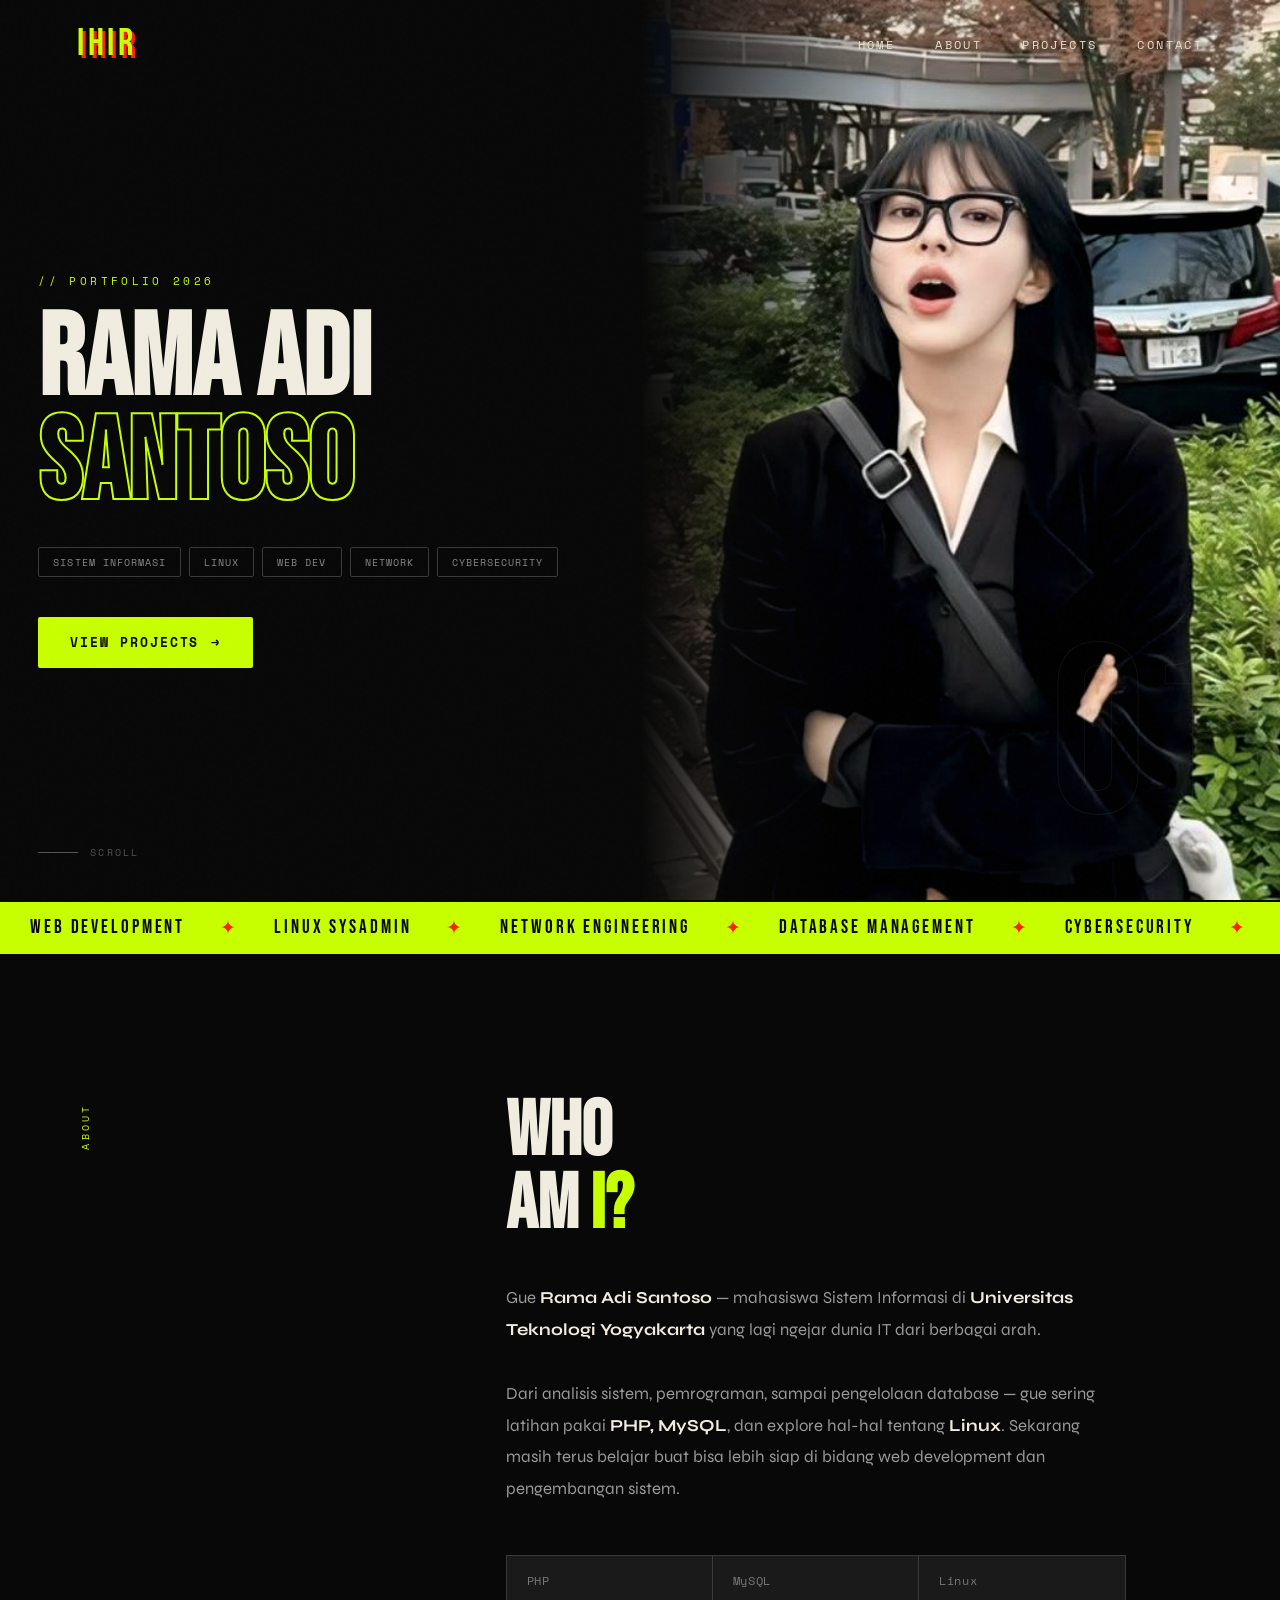
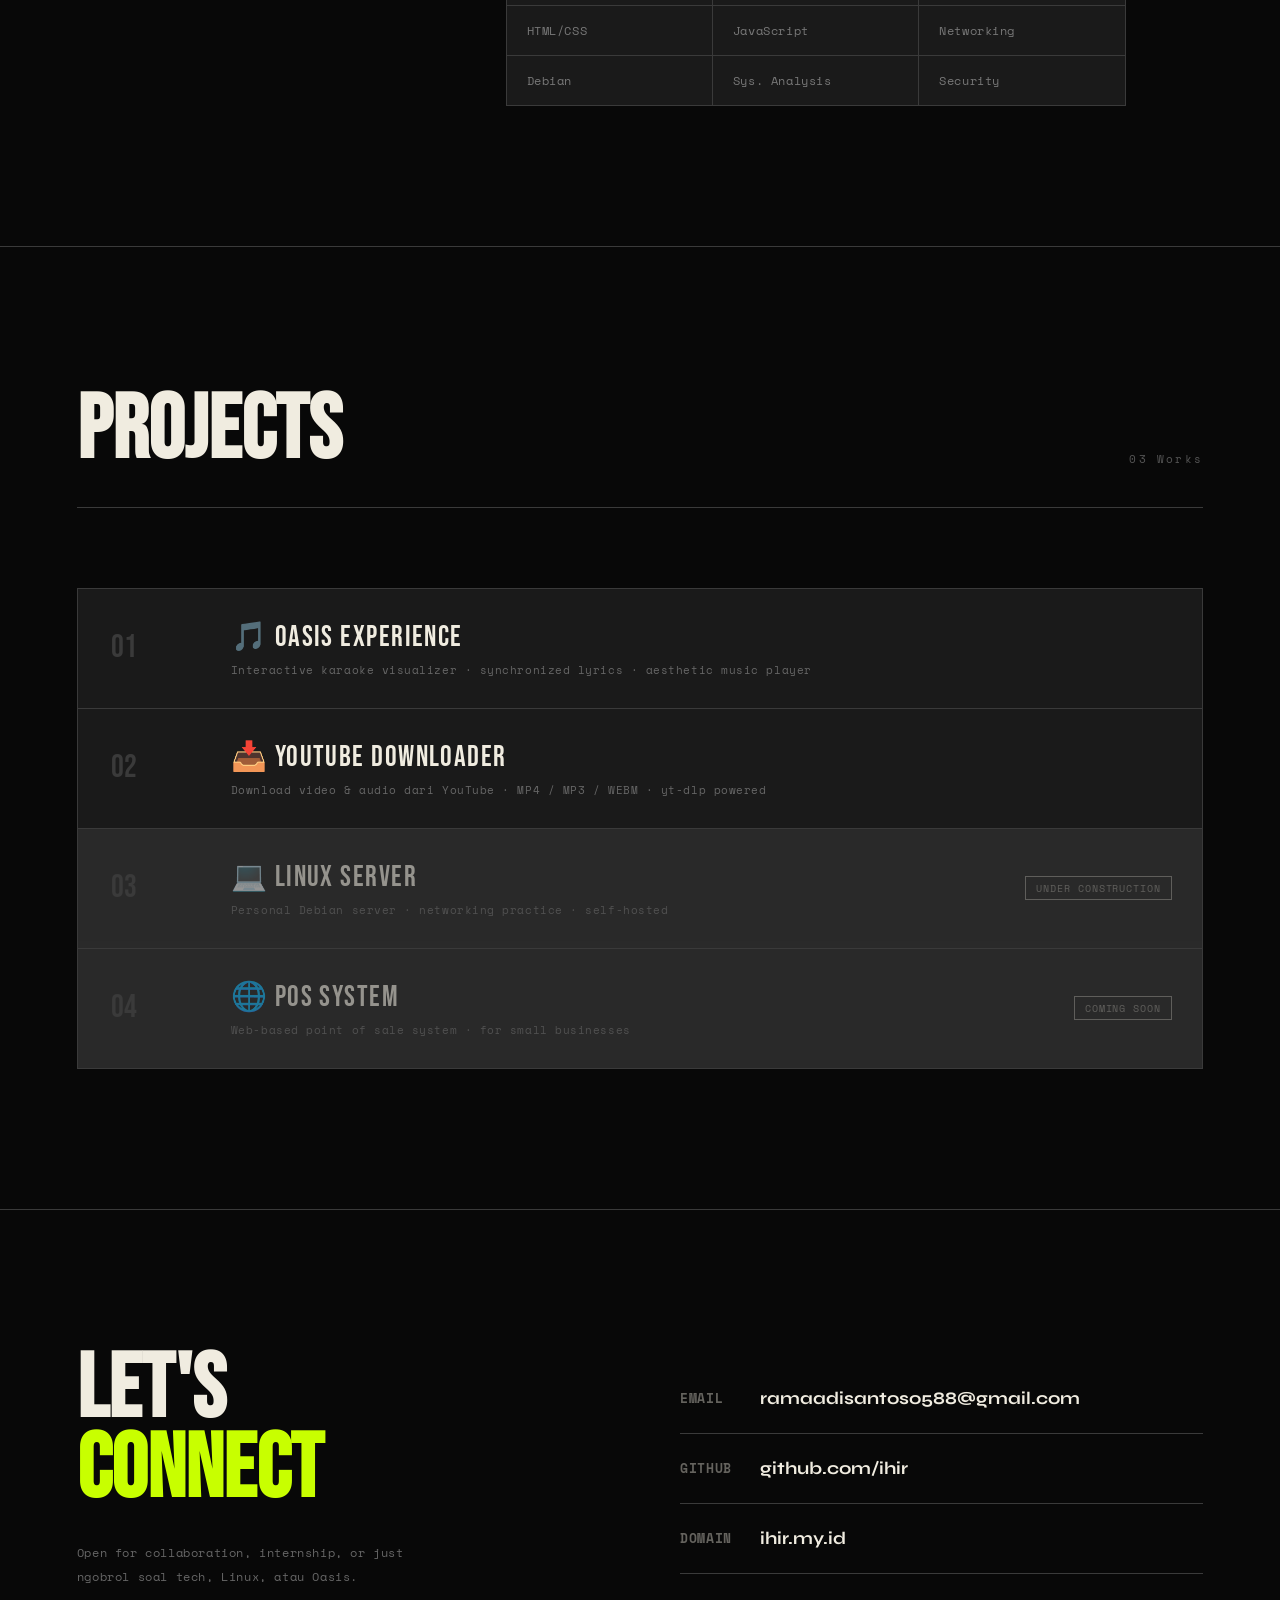
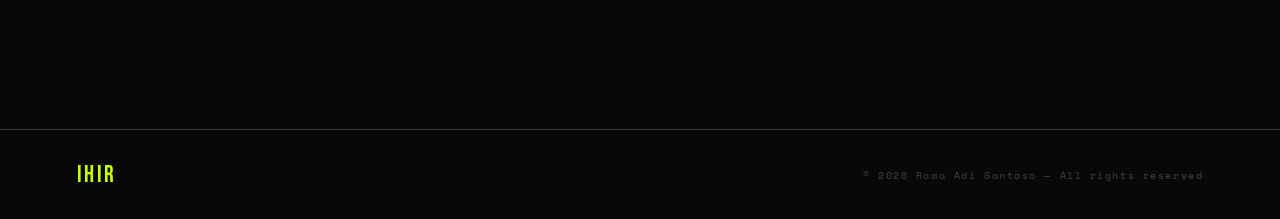
<file: index.html>
<!DOCTYPE html>
<html lang="en">
<head>
<meta charset="UTF-8">
<meta name="viewport" content="width=device-width, initial-scale=1.0">
<title>IHIR — Portfolio</title>

<link rel="preconnect" href="https://fonts.googleapis.com">
<link rel="preconnect" href="https://fonts.gstatic.com" crossorigin>
<link href="https://fonts.googleapis.com/css2?family=Bebas+Neue&family=Space+Mono:ital,wght@0,400;0,700;1,400&family=Syne:wght@400;700;800&display=swap" rel="stylesheet">

<style>
:root {
  --black: #080808;
  --white: #f0ece0;
  --cream: #e8e0cc;
  --acid: #c8ff00;
  --red: #ff2200;
  --grey: #1a1a1a;
  --mid: #3a3a3a;
}

*, *::before, *::after {
  margin: 0; padding: 0;
  box-sizing: border-box;
}

html { scroll-behavior: smooth; }

body {
  font-family: 'Syne', sans-serif;
  background: var(--black);
  color: var(--white);
  cursor: crosshair;
  overflow-x: hidden;
}

/* GRAIN OVERLAY */
body::before {
  content: '';
  position: fixed;
  inset: 0;
  background-image: url("data:image/svg+xml,%3Csvg viewBox='0 0 256 256' xmlns='http://www.w3.org/2000/svg'%3E%3Cfilter id='noise'%3E%3CfeTurbulence type='fractalNoise' baseFrequency='0.9' numOctaves='4' stitchTiles='stitch'/%3E%3C/filter%3E%3Crect width='100%25' height='100%25' filter='url(%23noise)' opacity='0.04'/%3E%3C/svg%3E");
  pointer-events: none;
  z-index: 9999;
  opacity: 0.35;
}

/* ——— NAV ——— */
nav {
  position: fixed;
  top: 0; left: 0;
  width: 100%;
  padding: 20px 6%;
  display: flex;
  justify-content: space-between;
  align-items: center;
  z-index: 100;
  mix-blend-mode: normal;
  transition: background 0.4s;
}

nav.scrolled {
  background: rgba(8,8,8,0.92);
  backdrop-filter: blur(12px);
  border-bottom: 1px solid var(--mid);
}

.logo {
  font-family: 'Bebas Neue', sans-serif;
  font-size: 2.4rem;
  letter-spacing: 0.1em;
  color: var(--acid);
  text-shadow: 3px 3px 0 var(--red);
  animation: logoShake 8s infinite;
}

@keyframes logoShake {
  0%, 90%, 100% { text-shadow: 3px 3px 0 var(--red); }
  92% { text-shadow: -3px 3px 0 var(--red); }
  94% { text-shadow: 3px -3px 0 var(--acid); }
  96% { text-shadow: -3px -3px 0 var(--red); }
  98% { text-shadow: 3px 3px 0 var(--red); }
}

nav ul {
  display: flex;
  gap: 40px;
  list-style: none;
}

nav ul li a {
  font-family: 'Space Mono', monospace;
  font-size: 0.75rem;
  letter-spacing: 0.2em;
  text-transform: uppercase;
  color: var(--cream);
  text-decoration: none;
  position: relative;
  transition: color 0.2s;
}

nav ul li a::after {
  content: '';
  position: absolute;
  bottom: -4px; left: 0;
  width: 0; height: 2px;
  background: var(--acid);
  transition: width 0.3s;
}

nav ul li a:hover { color: var(--acid); }
nav ul li a:hover::after { width: 100%; }

/* ——— HERO ——— */
.hero {
  min-height: 100vh;
  display: grid;
  grid-template-columns: 1fr 1fr;
  position: relative;
  overflow: hidden;
}

.hero-left {
  display: flex;
  flex-direction: column;
  justify-content: center;
  padding: 120px 6% 80px;
  position: relative;
  z-index: 2;
}

.hero-eyebrow {
  font-family: 'Space Mono', monospace;
  font-size: 0.7rem;
  letter-spacing: 0.3em;
  text-transform: uppercase;
  color: var(--acid);
  margin-bottom: 20px;
  opacity: 0;
  animation: fadeUp 0.8s 0.2s forwards;
}

.hero-name {
  font-family: 'Bebas Neue', sans-serif;
  font-size: clamp(5rem, 9vw, 9rem);
  line-height: 0.9;
  color: var(--white);
  margin-bottom: 30px;
  opacity: 0;
  animation: fadeUp 0.8s 0.4s forwards;
}

.hero-name em {
  color: var(--acid);
  font-style: normal;
  display: block;
  -webkit-text-stroke: 2px var(--acid);
  color: transparent;
}

.hero-tags {
  display: flex;
  flex-wrap: wrap;
  gap: 8px;
  margin-bottom: 40px;
  opacity: 0;
  animation: fadeUp 0.8s 0.6s forwards;
}

.tag {
  font-family: 'Space Mono', monospace;
  font-size: 0.65rem;
  padding: 6px 14px;
  border: 1px solid var(--mid);
  border-radius: 2px;
  color: #888;
  letter-spacing: 0.1em;
  text-transform: uppercase;
  transition: all 0.2s;
}

.tag:hover {
  border-color: var(--acid);
  color: var(--acid);
  background: rgba(200,255,0,0.05);
}

.hero-cta {
  display: inline-flex;
  align-items: center;
  gap: 12px;
  background: var(--acid);
  color: var(--black);
  font-family: 'Space Mono', monospace;
  font-size: 0.8rem;
  font-weight: 700;
  letter-spacing: 0.15em;
  text-transform: uppercase;
  text-decoration: none;
  padding: 16px 32px;
  border-radius: 2px;
  transition: all 0.2s;
  opacity: 0;
  animation: fadeUp 0.8s 0.8s forwards;
  width: fit-content;
}

.hero-cta:hover {
  background: var(--white);
  transform: translate(-4px, -4px);
  box-shadow: 4px 4px 0 var(--acid);
}

.hero-cta::after { content: '→'; }

.hero-right {
  position: relative;
  overflow: hidden;
}

.hero-right::before {
  content: '';
  position: absolute;
  inset: 0;
  background: linear-gradient(to right, var(--black) 0%, transparent 40%);
  z-index: 1;
}

.hero-img {
  width: 100%;
  height: 100%;
  object-fit: cover;
  object-position: top center;
  filter: grayscale(30%) contrast(1.1);
  display: block;
}

.hero-number {
  position: absolute;
  bottom: 40px;
  right: 6%;
  font-family: 'Bebas Neue', sans-serif;
  font-size: 15rem;
  color: transparent;
  -webkit-text-stroke: 1px rgba(255,255,255,0.06);
  line-height: 1;
  z-index: 0;
  pointer-events: none;
  user-select: none;
}

.scroll-indicator {
  position: absolute;
  bottom: 40px;
  left: 6%;
  display: flex;
  align-items: center;
  gap: 12px;
  font-family: 'Space Mono', monospace;
  font-size: 0.65rem;
  letter-spacing: 0.2em;
  color: #555;
  text-transform: uppercase;
  opacity: 0;
  animation: fadeUp 1s 1.2s forwards;
}

.scroll-line {
  width: 40px;
  height: 1px;
  background: #555;
  animation: lineGrow 2s 1.5s infinite;
}

@keyframes lineGrow {
  0%, 100% { width: 40px; opacity: 1; }
  50% { width: 80px; opacity: 0.3; }
}

@keyframes fadeUp {
  from { opacity: 0; transform: translateY(30px); }
  to { opacity: 1; transform: translateY(0); }
}

/* ——— MARQUEE ——— */
.marquee-section {
  background: var(--acid);
  padding: 14px 0;
  overflow: hidden;
  border-top: 2px solid var(--black);
  border-bottom: 2px solid var(--black);
}

.marquee-track {
  display: flex;
  gap: 0;
  animation: marquee 18s linear infinite;
  width: max-content;
}

.marquee-track span {
  font-family: 'Bebas Neue', sans-serif;
  font-size: 1.2rem;
  letter-spacing: 0.15em;
  color: var(--black);
  padding: 0 30px;
  white-space: nowrap;
}

.marquee-track span.sep {
  color: var(--red);
  padding: 0 5px;
}

@keyframes marquee {
  from { transform: translateX(0); }
  to { transform: translateX(-50%); }
}

/* ——— ABOUT ——— */
.about {
  padding: 140px 6%;
  display: grid;
  grid-template-columns: 1fr 2fr;
  gap: 80px;
  align-items: start;
  border-bottom: 1px solid var(--mid);
}

.section-label {
  font-family: 'Space Mono', monospace;
  font-size: 0.65rem;
  letter-spacing: 0.3em;
  text-transform: uppercase;
  color: var(--acid);
  writing-mode: vertical-rl;
  transform: rotate(180deg);
  margin-top: 8px;
}

.about-content {}

.about-heading {
  font-family: 'Bebas Neue', sans-serif;
  font-size: clamp(3.5rem, 6vw, 6rem);
  line-height: 0.95;
  margin-bottom: 40px;
  color: var(--white);
}

.about-heading span {
  color: var(--acid);
}

.about-text {
  font-size: 1.05rem;
  line-height: 1.9;
  color: #999;
  max-width: 620px;
  margin-bottom: 50px;
}

.about-text strong {
  color: var(--white);
  font-weight: 700;
}

.skills-grid {
  display: grid;
  grid-template-columns: repeat(3, 1fr);
  gap: 1px;
  background: var(--mid);
  border: 1px solid var(--mid);
  max-width: 620px;
}

.skill-item {
  background: var(--grey);
  padding: 16px 20px;
  font-family: 'Space Mono', monospace;
  font-size: 0.72rem;
  color: #777;
  letter-spacing: 0.05em;
  transition: all 0.2s;
}

.skill-item:hover {
  background: var(--acid);
  color: var(--black);
}

/* ——— PROJECTS ——— */
.projects {
  padding: 140px 6%;
  border-bottom: 1px solid var(--mid);
}

.projects-header {
  display: flex;
  justify-content: space-between;
  align-items: flex-end;
  margin-bottom: 80px;
  border-bottom: 1px solid var(--mid);
  padding-bottom: 30px;
}

.projects-heading {
  font-family: 'Bebas Neue', sans-serif;
  font-size: clamp(4rem, 7vw, 7rem);
  color: var(--white);
  line-height: 1;
}

.project-count {
  font-family: 'Space Mono', monospace;
  font-size: 0.7rem;
  color: #555;
  letter-spacing: 0.2em;
  padding-bottom: 10px;
}

.project-list {
  display: flex;
  flex-direction: column;
  gap: 1px;
  background: var(--mid);
  border: 1px solid var(--mid);
}

.project-item {
  background: var(--grey);
  display: grid;
  grid-template-columns: 80px 1fr auto;
  align-items: center;
  gap: 40px;
  padding: 30px 30px;
  text-decoration: none;
  color: var(--white);
  transition: all 0.25s;
  border-left: 3px solid transparent;
  position: relative;
  overflow: hidden;
}

.project-item::before {
  content: '';
  position: absolute;
  inset: 0;
  background: var(--acid);
  transform: translateX(-100%);
  transition: transform 0.3s cubic-bezier(0.4,0,0.2,1);
  z-index: 0;
}

.project-item:hover::before { transform: translateX(0); }

.project-item:hover {
  color: var(--black);
  border-left-color: var(--black);
}

.project-item > * { position: relative; z-index: 1; }

.project-num {
  font-family: 'Bebas Neue', sans-serif;
  font-size: 2rem;
  color: var(--mid);
  transition: color 0.25s;
  line-height: 1;
}

.project-item:hover .project-num { color: rgba(0,0,0,0.3); }

.project-info {}

.project-title {
  font-family: 'Bebas Neue', sans-serif;
  font-size: 1.8rem;
  letter-spacing: 0.05em;
  display: block;
  margin-bottom: 4px;
}

.project-desc {
  font-family: 'Space Mono', monospace;
  font-size: 0.68rem;
  color: #666;
  letter-spacing: 0.05em;
  transition: color 0.25s;
}

.project-item:hover .project-desc { color: rgba(0,0,0,0.6); }

.project-arrow {
  font-size: 1.5rem;
  opacity: 0;
  transform: translateX(-10px);
  transition: all 0.25s;
}

.project-item:hover .project-arrow {
  opacity: 1;
  transform: translateX(0);
}

.project-badge {
  font-family: 'Space Mono', monospace;
  font-size: 0.6rem;
  padding: 4px 10px;
  border: 1px solid currentColor;
  letter-spacing: 0.1em;
  text-transform: uppercase;
  opacity: 0.5;
}

/* ——— CONTACT ——— */
.contact {
  padding: 140px 6%;
  display: grid;
  grid-template-columns: 1fr 1fr;
  gap: 80px;
  align-items: center;
}

.contact-left {}

.contact-heading {
  font-family: 'Bebas Neue', sans-serif;
  font-size: clamp(4rem, 7vw, 7rem);
  line-height: 0.9;
  margin-bottom: 30px;
}

.contact-heading em {
  color: var(--acid);
  font-style: normal;
  display: block;
}

.contact-sub {
  font-family: 'Space Mono', monospace;
  font-size: 0.75rem;
  color: #666;
  line-height: 2;
  letter-spacing: 0.05em;
  max-width: 380px;
}

.contact-right {}

.contact-link {
  display: flex;
  align-items: center;
  gap: 20px;
  padding: 24px 0;
  border-bottom: 1px solid var(--mid);
  color: var(--white);
  text-decoration: none;
  font-family: 'Syne', sans-serif;
  font-size: 1.1rem;
  font-weight: 700;
  transition: all 0.2s;
  position: relative;
}

.contact-link::after {
  content: '↗';
  margin-left: auto;
  opacity: 0;
  transform: translateX(-10px);
  transition: all 0.2s;
}

.contact-link:hover {
  color: var(--acid);
  padding-left: 10px;
}

.contact-link:hover::after {
  opacity: 1;
  transform: translateX(0);
}

.contact-icon {
  font-size: 0.8rem;
  opacity: 0.4;
  font-family: 'Space Mono', monospace;
  min-width: 60px;
  letter-spacing: 0.05em;
}

/* ——— FOOTER ——— */
footer {
  border-top: 1px solid var(--mid);
  padding: 30px 6%;
  display: flex;
  justify-content: space-between;
  align-items: center;
}

.footer-logo {
  font-family: 'Bebas Neue', sans-serif;
  font-size: 1.5rem;
  color: var(--acid);
  letter-spacing: 0.1em;
}

.footer-copy {
  font-family: 'Space Mono', monospace;
  font-size: 0.65rem;
  color: #444;
  letter-spacing: 0.15em;
}

/* ——— MOBILE ——— */
@media (max-width: 900px) {
  .hero { grid-template-columns: 1fr; }
  .hero-right { height: 50vh; }
  .hero-right::before { background: linear-gradient(to bottom, transparent 60%, var(--black)); }
  .hero-left { padding-top: 100px; }
  .hero-name { font-size: 4.5rem; }
  .hero-number { font-size: 8rem; }
  .about { grid-template-columns: 1fr; gap: 30px; }
  .section-label { writing-mode: horizontal-tb; transform: none; margin-bottom: 10px; }
  .skills-grid { grid-template-columns: repeat(2, 1fr); }
  .contact { grid-template-columns: 1fr; }
  .projects-header { flex-direction: column; align-items: flex-start; gap: 10px; }
  .project-item { grid-template-columns: 50px 1fr auto; gap: 20px; }
  footer { flex-direction: column; gap: 15px; text-align: center; }
  nav ul { gap: 20px; }
}
</style>
</head>
<body>

<!-- NAV -->
<nav id="navbar">
  <div class="logo">IHIR</div>
  <ul>
    <li><a href="#home">Home</a></li>
    <li><a href="#about">About</a></li>
    <li><a href="#projects">Projects</a></li>
    <li><a href="#contact">Contact</a></li>
  </ul>
</nav>

<!-- HERO -->
<header>
<section class="hero" id="home">
  <div class="hero-left">
    <p class="hero-eyebrow">// Portfolio 2026</p>
    <h1 class="hero-name">
      Rama Adi<br>
      <em>Santoso</em>
    </h1>
    <div class="hero-tags">
      <span class="tag">Sistem Informasi</span>
      <span class="tag">Linux</span>
      <span class="tag">Web Dev</span>
      <span class="tag">Network</span>
      <span class="tag">Cybersecurity</span>
    </div>
    <a href="#projects" class="hero-cta">View Projects</a>
    <div class="scroll-indicator">
      <div class="scroll-line"></div>
      Scroll
    </div>
  </div>

  <div class="hero-right">
    <img src="images/syre.jpeg" class="hero-img" alt="Rama Adi Santoso">
    <div class="hero-number">01</div>
  </div>
</section>
</header>

<!-- MARQUEE -->
<div class="marquee-section">
  <div class="marquee-track">
    <span>Web Development</span><span class="sep">✦</span>
    <span>Linux Sysadmin</span><span class="sep">✦</span>
    <span>Network Engineering</span><span class="sep">✦</span>
    <span>Database Management</span><span class="sep">✦</span>
    <span>Cybersecurity</span><span class="sep">✦</span>
    <span>PHP & MySQL</span><span class="sep">✦</span>
    <span>Sistem Informasi</span><span class="sep">✦</span>
    <!-- duplicate for loop -->
    <span>Web Development</span><span class="sep">✦</span>
    <span>Linux Sysadmin</span><span class="sep">✦</span>
    <span>Network Engineering</span><span class="sep">✦</span>
    <span>Database Management</span><span class="sep">✦</span>
    <span>Cybersecurity</span><span class="sep">✦</span>
    <span>PHP & MySQL</span><span class="sep">✦</span>
    <span>Sistem Informasi</span><span class="sep">✦</span>
  </div>
</div>

<!-- ABOUT -->
<section class="about" id="about">
  <div class="section-label">About</div>
  <div class="about-content">
    <h2 class="about-heading">Who<br>Am <span>I?</span></h2>
    <p class="about-text">
      Gue <strong>Rama Adi Santoso</strong> — mahasiswa Sistem Informasi di <strong>Universitas Teknologi Yogyakarta</strong> yang lagi ngejar dunia IT dari berbagai arah.
      <br><br>
      Dari analisis sistem, pemrograman, sampai pengelolaan database — gue sering latihan pakai <strong>PHP, MySQL</strong>, dan explore hal-hal tentang <strong>Linux</strong>. Sekarang masih terus belajar buat bisa lebih siap di bidang web development dan pengembangan sistem.
    </p>
    <div class="skills-grid">
      <div class="skill-item">PHP</div>
      <div class="skill-item">MySQL</div>
      <div class="skill-item">Linux</div>
      <div class="skill-item">HTML/CSS</div>
      <div class="skill-item">JavaScript</div>
      <div class="skill-item">Networking</div>
      <div class="skill-item">Debian</div>
      <div class="skill-item">Sys. Analysis</div>
      <div class="skill-item">Security</div>
    </div>
  </div>
</section>

<!-- PROJECTS -->
<section class="projects" id="projects">
  <div class="projects-header">
    <h2 class="projects-heading">Projects</h2>
    <span class="project-count">03 Works</span>
  </div>

  <div class="project-list">
    <a href="projects/oasis.html" class="project-item">
      <span class="project-num">01</span>
      <div class="project-info">
        <span class="project-title">🎵 Oasis Experience</span>
        <span class="project-desc">Interactive karaoke visualizer · synchronized lyrics · aesthetic music player</span>
      </div>
      <span class="project-arrow">→</span>
    </a>

    <a href="projects/ytdl.html" class="project-item">
      <span class="project-num">02</span>
      <div class="project-info">
        <span class="project-title">📥 YouTube Downloader</span>
        <span class="project-desc">Download video & audio dari YouTube · MP4 / MP3 / WEBM · yt-dlp powered</span>
      </div>
      <span class="project-arrow">→</span>
    </a>

    <div class="project-item" style="opacity:0.5; cursor:not-allowed;">
      <span class="project-num">03</span>
      <div class="project-info">
        <span class="project-title">💻 Linux Server</span>
        <span class="project-desc">Personal Debian server · networking practice · self-hosted</span>
      </div>
      <span class="project-badge">Under Construction</span>
    </div>

    <div class="project-item" style="opacity:0.5; cursor:not-allowed;">
      <span class="project-num">04</span>
      <div class="project-info">
        <span class="project-title">🌐 POS System</span>
        <span class="project-desc">Web-based point of sale system · for small businesses</span>
      </div>
      <span class="project-badge">Coming Soon</span>
    </div>
  </div>
</section>

<!-- CONTACT -->
<section class="contact" id="contact">
  <div class="contact-left">
    <h2 class="contact-heading">Let's<br><em>Connect</em></h2>
    <p class="contact-sub">
      Open for collaboration, internship, or just ngobrol soal tech, Linux, atau Oasis.
    </p>
  </div>
  <div class="contact-right">
    <a href="mailto:ramaadisantoso588@gmail.com" class="contact-link">
      <span class="contact-icon">EMAIL</span>
      ramaadisantoso588@gmail.com
    </a>
    <a href="https://github.com" class="contact-link" target="_blank">
      <span class="contact-icon">GITHUB</span>
      github.com/ihir
    </a>
    <a href="#" class="contact-link">
      <span class="contact-icon">DOMAIN</span>
      ihir.my.id
    </a>
  </div>
</section>

<!-- FOOTER -->
<footer>
  <span class="footer-logo">IHIR</span>
  <span class="footer-copy">© 2026 Rama Adi Santoso — All rights reserved</span>
</footer>

<script>
// Nav scroll effect
const nav = document.getElementById('navbar');
window.addEventListener('scroll', () => {
  nav.classList.toggle('scrolled', window.scrollY > 60);
});

// Intersection Observer for section reveals
const reveals = document.querySelectorAll('.about, .projects, .contact');
const obs = new IntersectionObserver((entries) => {
  entries.forEach(e => {
    if(e.isIntersecting) {
      e.target.style.opacity = '1';
      e.target.style.transform = 'translateY(0)';
    }
  });
}, { threshold: 0.1 });

reveals.forEach(el => {
  el.style.opacity = '0';
  el.style.transform = 'translateY(40px)';
  el.style.transition = 'opacity 0.8s ease, transform 0.8s ease';
  obs.observe(el);
});
</script>

</body>
</html>
</file>
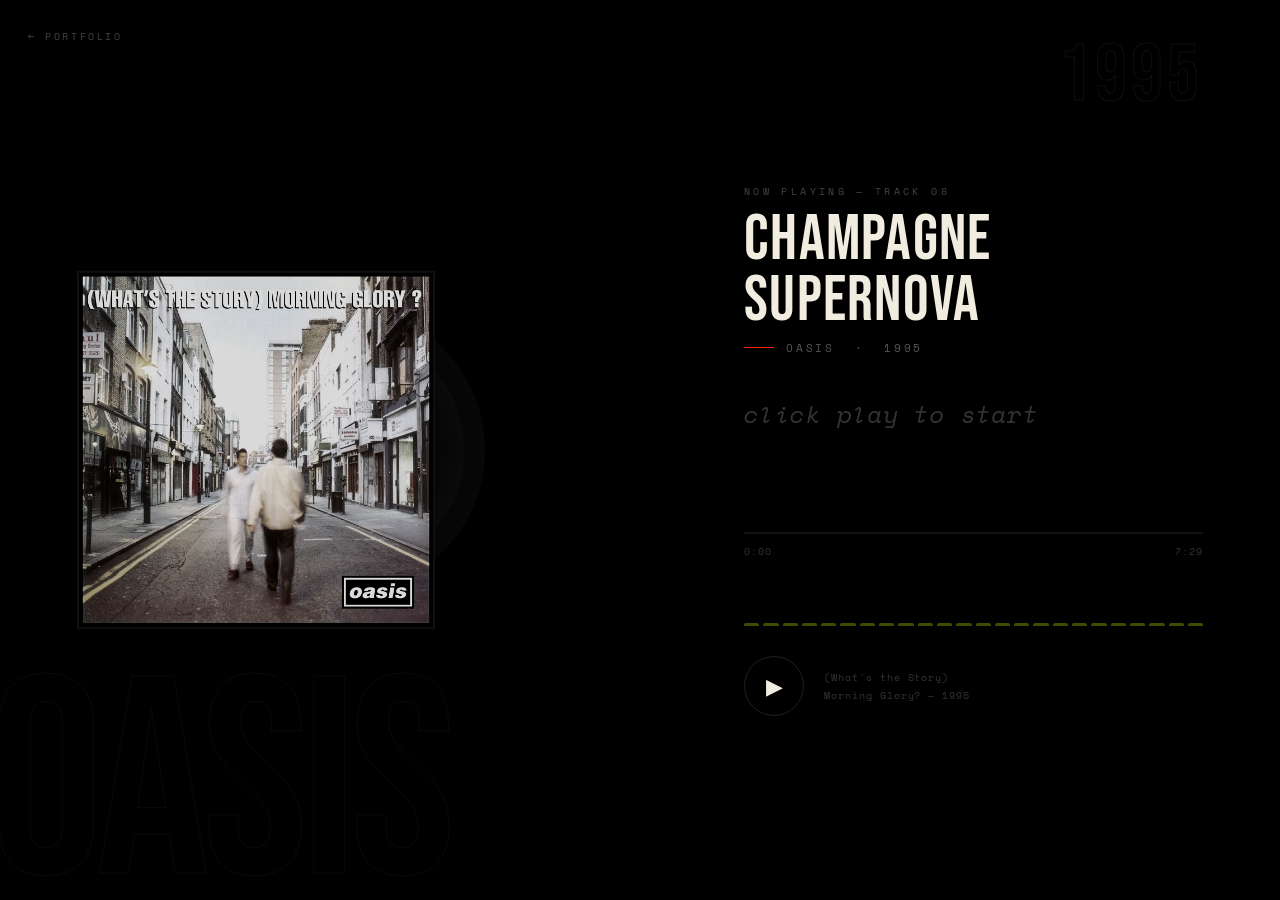
<file: projects/oasis.html>
<!DOCTYPE html>
<html lang="en">
<head>
<meta charset="UTF-8">
<meta name="viewport" content="width=device-width, initial-scale=1.0">
<title>Oasis — Champagne Supernova</title>
<link rel="preconnect" href="https://fonts.googleapis.com">
<link rel="preconnect" href="https://fonts.gstatic.com" crossorigin>
<link href="https://fonts.googleapis.com/css2?family=Bebas+Neue&family=Space+Mono:ital,wght@0,400;0,700;1,400&display=swap" rel="stylesheet">
<style>
*{margin:0;padding:0;box-sizing:border-box;}

:root{
  --acid:#c8ff00;
  --red:#ff2200;
  --black:#060606;
  --white:#f0ece0;
}

html,body{
  width:100%;height:100%;
  overflow:hidden;
  background:var(--black);
  font-family:'Space Mono',monospace;
  color:var(--white);
  cursor:crosshair;
}

/* ——— FULL BG ——— */
#bg{
  position:fixed;inset:0;
  background:url('../images/bgoasis.jpg') center/cover no-repeat;
  filter:grayscale(100%) brightness(0.15) contrast(1.6);
  transition:filter 3s ease;
  z-index:0;
}
body.playing #bg{
  filter:grayscale(40%) brightness(0.22) contrast(1.4);
  animation:bgBreath 6s ease-in-out infinite;
}
@keyframes bgBreath{
  0%,100%{filter:grayscale(40%) brightness(0.22) contrast(1.4);}
  50%{filter:grayscale(20%) brightness(0.28) contrast(1.3);}
}

/* GRAIN */
#grain{
  position:fixed;inset:0;z-index:1;pointer-events:none;
  background-image:url("data:image/svg+xml,%3Csvg xmlns='http://www.w3.org/2000/svg' width='300' height='300'%3E%3Cfilter id='n'%3E%3CfeTurbulence type='fractalNoise' baseFrequency='0.85' numOctaves='4'/%3E%3C/filter%3E%3Crect width='300' height='300' filter='url(%23n)' opacity='0.07'/%3E%3C/svg%3E");
  opacity:0.5;
  mix-blend-mode:overlay;
}

/* ——— BACK ——— */
#back{
  position:fixed;top:28px;left:28px;z-index:100;
  font-size:0.65rem;letter-spacing:0.25em;text-transform:uppercase;
  color:#444;text-decoration:none;
  transition:color 0.2s;
}
#back:hover{color:var(--acid);}

/* ——— HUGE TITLE (behind everything) ——— */
#bg-title{
  position:fixed;
  bottom:-30px;left:-10px;
  font-family:'Bebas Neue',sans-serif;
  font-size:clamp(10rem,22vw,22rem);
  color:transparent;
  -webkit-text-stroke:1px rgba(255,255,255,0.04);
  line-height:1;
  z-index:2;
  pointer-events:none;
  user-select:none;
  white-space:nowrap;
  letter-spacing:-0.02em;
  transition:-webkit-text-stroke 2s ease;
}
body.playing #bg-title{
  -webkit-text-stroke:1px rgba(200,255,0,0.07);
}

/* ——— ALBUM ART (left) ——— */
#album-wrap{
  position:fixed;
  left:6vw;
  top:50%;
  transform:translateY(-50%);
  width:clamp(200px,28vw,400px);
  z-index:10;
}
#album-art{
  width:100%;
  aspect-ratio:1;
  object-fit:cover;
  display:block;
  filter:grayscale(60%) contrast(1.2) brightness(0.85);
  transition:filter 2s ease, transform 0.5s ease;
}
body.playing #album-art{
  filter:grayscale(0%) contrast(1.1) brightness(1);
  animation:albumFloat 4s ease-in-out infinite;
}
@keyframes albumFloat{
  0%,100%{transform:translateY(0) rotate(-0.5deg);}
  50%{transform:translateY(-10px) rotate(0.5deg);}
}
#album-border{
  position:absolute;inset:0;
  border:2px solid rgba(255,255,255,0.06);
  pointer-events:none;
  transition:border-color 1s;
}
body.playing #album-border{border-color:rgba(200,255,0,0.2);}

/* rotating vinyl effect */
#vinyl{
  position:absolute;
  right:-50px;top:50%;
  transform:translateY(-50%) rotate(0deg);
  width:80%;aspect-ratio:1;
  border-radius:50%;
  background:
    radial-gradient(circle at center, #111 18%, #1a1a1a 19%, #0d0d0d 20%,
    #1a1a1a 30%, #0d0d0d 31%, #1a1a1a 45%, #0d0d0d 46%, #1a1a1a 60%, #0d0d0d 61%, #222 100%);
  z-index:-1;
  transition:opacity 0.5s;
  opacity:0.4;
}
body.playing #vinyl{
  animation:spin 3s linear infinite;
  opacity:0.7;
}
@keyframes spin{from{transform:translateY(-50%) rotate(0deg);}to{transform:translateY(-50%) rotate(360deg);}}

/* ——— RIGHT PANEL ——— */
#panel{
  position:fixed;
  right:0;top:0;bottom:0;
  width:clamp(300px,45vw,600px);
  display:flex;
  flex-direction:column;
  justify-content:center;
  padding:60px 6vw 60px 40px;
  z-index:10;
}

/* Song header */
#song-label{
  font-size:0.6rem;letter-spacing:0.35em;
  text-transform:uppercase;color:#444;
  margin-bottom:12px;
}
#song-title{
  font-family:'Bebas Neue',sans-serif;
  font-size:clamp(2.8rem,5vw,5rem);
  line-height:0.95;
  letter-spacing:0.02em;
  color:var(--white);
  margin-bottom:8px;
}
#song-artist{
  font-size:0.7rem;letter-spacing:0.25em;
  text-transform:uppercase;color:#555;
  margin-bottom:40px;
  display:flex;align-items:center;gap:12px;
}
#song-artist::before{
  content:'';
  display:inline-block;
  width:30px;height:1px;
  background:var(--red);
}

/* ——— LYRICS BOX ——— */
#lyrics-container{
  position:relative;
  margin-bottom:36px;
  min-height:100px;
}
#lyrics-line{
  font-size:clamp(1rem,2.2vw,1.5rem);
  font-style:italic;
  color:#333;
  line-height:1.5;
  transition:color 0.4s, text-shadow 0.4s;
  letter-spacing:0.02em;
}
body.playing #lyrics-line{
  color:var(--white);
}
#lyrics-line.highlight{
  color:var(--acid) !important;
  text-shadow:0 0 30px rgba(200,255,0,0.35);
}
#lyrics-line.flash{
  animation:lyricFlash 0.3s ease;
}
@keyframes lyricFlash{
  0%{opacity:0;transform:translateY(8px);}
  100%{opacity:1;transform:translateY(0);}
}
#lyrics-indicator{
  position:absolute;
  left:-20px;top:6px;
  width:3px;
  height:calc(100% - 12px);
  background:var(--acid);
  opacity:0;
  transition:opacity 0.5s;
  border-radius:2px;
}
body.playing #lyrics-indicator{opacity:1;}

/* ——— PROGRESS ——— */
#progress-wrap{margin-bottom:28px;}
#progress-bg{
  width:100%;height:2px;
  background:rgba(255,255,255,0.07);
  cursor:pointer;
  position:relative;
  margin-bottom:10px;
}
#progress-fill{
  height:100%;width:0%;
  background:var(--acid);
  transition:width 0.5s linear;
}
#progress-bg::after{
  content:'';
  position:absolute;
  top:-8px;bottom:-8px;left:0;right:0;
}
#time-row{
  display:flex;justify-content:space-between;
  font-size:0.6rem;letter-spacing:0.1em;color:#333;
}

/* ——— VISUALIZER ——— */
#viz{
  display:flex;align-items:flex-end;
  gap:4px;height:40px;
  margin-bottom:30px;
  opacity:0.3;
  transition:opacity 0.5s;
}
body.playing #viz{opacity:1;}
.vbar{
  flex:1;
  background:var(--acid);
  border-radius:2px 2px 0 0;
  height:3px;
  transition:height 0.1s;
}
body.playing .vbar{
  animation:vdance var(--d,0.6s) var(--dl,0s) ease-in-out infinite alternate;
}
@keyframes vdance{
  from{height:3px;}
  to{height:var(--mh,30px);}
}

/* ——— PLAY BUTTON ——— */
#controls{display:flex;align-items:center;gap:20px;}
#play-btn{
  width:60px;height:60px;
  border-radius:50%;
  border:1.5px solid rgba(255,255,255,0.12);
  background:transparent;
  color:var(--white);
  font-size:1.4rem;
  display:flex;align-items:center;justify-content:center;
  cursor:crosshair;
  transition:all 0.25s;
  flex-shrink:0;
}
#play-btn:hover{
  border-color:var(--acid);
  color:var(--acid);
  transform:scale(1.1);
}
body.playing #play-btn{
  border-color:var(--acid);
  background:rgba(200,255,0,0.08);
  color:var(--acid);
}
#track-info{
  font-size:0.6rem;letter-spacing:0.1em;color:#333;
  line-height:1.9;
}

/* ——— BEATS LINE (decorative) ——— */
#beats{
  position:fixed;
  left:0;right:0;bottom:0;
  height:3px;
  background:repeating-linear-gradient(90deg,
    var(--acid) 0px, var(--acid) 8px,
    transparent 8px, transparent 16px);
  opacity:0;
  transform:scaleX(0);
  transform-origin:left;
  z-index:50;
  transition:opacity 0.5s, transform 0.5s;
}
body.playing #beats{
  opacity:0.6;
  transform:scaleX(1);
  animation:beatsMove 0.8s linear infinite;
}
@keyframes beatsMove{
  from{background-position:0 0;}
  to{background-position:16px 0;}
}

/* ——— YEAR STAMP ——— */
#year-stamp{
  position:fixed;
  top:28px;right:6vw;
  font-family:'Bebas Neue',sans-serif;
  font-size:5rem;
  color:transparent;
  -webkit-text-stroke:1px rgba(255,255,255,0.06);
  z-index:5;
  letter-spacing:0.05em;
  pointer-events:none;
}

/* ——— MOBILE ——— */
@media(max-width:768px){
  #album-wrap{
    position:fixed;
    left:50%;top:20px;
    transform:translateX(-50%);
    width:55vw;
  }
  #vinyl{display:none;}
  #panel{
    top:auto;bottom:0;
    width:100%;
    padding:30px 6vw 30px;
    background:linear-gradient(to top, rgba(6,6,6,0.98) 80%, transparent);
  }
  #bg-title{font-size:5rem;bottom:-10px;}
  #year-stamp{display:none;}
}
</style>
</head>
<body>

<div id="bg"></div>
<div id="grain"></div>

<a href="../index.html" id="back">← portfolio</a>

<div id="bg-title">OASIS</div>
<div id="year-stamp">1995</div>

<!-- ALBUM -->
<div id="album-wrap">
  <div id="vinyl"></div>
  <img src="../images/morningglory.jpeg" id="album-art" alt="Morning Glory cover">
  <div id="album-border"></div>
</div>

<!-- PANEL -->
<div id="panel">
  <div id="song-label">Now Playing — Track 08</div>
  <div id="song-title">Champagne<br>Supernova</div>
  <div id="song-artist">Oasis &nbsp;·&nbsp; 1995</div>

  <div id="lyrics-container">
    <div id="lyrics-indicator"></div>
    <div id="lyrics-line">click play to start</div>
  </div>

  <div id="progress-wrap">
    <div id="progress-bg">
      <div id="progress-fill"></div>
    </div>
    <div id="time-row">
      <span id="cur">0:00</span>
      <span id="dur">—</span>
    </div>
  </div>

  <div id="viz"></div>

  <div id="controls">
    <button id="play-btn">▶</button>
    <div id="track-info">
      (What's the Story)<br>Morning Glory? — 1995
    </div>
  </div>
</div>

<div id="beats"></div>

<audio id="audio" preload="auto">
  <source src="../mp3/champagnesupernova.mp3" type="audio/mpeg">
</audio>

<script>
const audio=document.getElementById('audio');
const playBtn=document.getElementById('play-btn');
const lyricsEl=document.getElementById('lyrics-line');
const progressFill=document.getElementById('progress-fill');
const curEl=document.getElementById('cur');
const durEl=document.getElementById('dur');
const vizEl=document.getElementById('viz');

// Build viz bars
const barCount=24;
const maxH=[5,8,12,18,25,32,38,42,38,45,40,50,45,42,38,32,28,22,18,14,10,8,6,4];
for(let i=0;i<barCount;i++){
  const b=document.createElement('div');
  b.className='vbar';
  b.style.setProperty('--d',(0.3+Math.random()*0.5)+'s');
  b.style.setProperty('--dl',(Math.random()*0.4)+'s');
  b.style.setProperty('--mh',(maxH[i]||30)+'px');
  vizEl.appendChild(b);
}

const lyrics=[
  {time:0,   text:"music start...",       hi:false},
  {time:4,   text:"ready to be aldis burger 🍔",hi:false},
  {time:8,   text:"waiting for the lyrics...", hi:false},
  {time:15,  text:"bernyanyi bersama irul galerpeler 🎤",hi:false},
  {time:19,  text:"don't close the web cik!",  hi:false},
  {time:24,  text:"kuliah tipis-tipis, gaming tebal-tebal 🎮",hi:false},
  {time:28,  text:"ready?",               hi:false},
  {time:29,  text:"1...",                 hi:false},
  {time:30,  text:"2...",                 hi:false},
  {time:31,  text:"3...",                 hi:false},
  {time:32,  text:"How many special people change?", hi:true},
  {time:35,  text:"How many lives are livin' strange?",hi:true},
  {time:38,  text:"Where were you while we were gettin' high?",hi:true},
  {time:45,  text:"Slowly walkin' down the hall",hi:true},
  {time:48,  text:"Faster than a cannonball",hi:true},
  {time:51,  text:"Where were you while we were gettin' high?",hi:true},
  {time:56,  text:"Someday you will find me",hi:true},
  {time:59,  text:"Caught beneath the landslide",hi:true},
  {time:63,  text:"In a champagne supernova in the sky ✨",hi:true},
  {time:67,  text:"— more lyrics coming soon —",hi:false},
];

let playing=false;
let lastIdx=-1;

playBtn.addEventListener('click',()=>{
  if(playing){
    audio.pause();
    playing=false;
    playBtn.textContent='▶';
    document.body.classList.remove('playing');
  }else{
    audio.play();
    playing=true;
    playBtn.textContent='⏸';
    document.body.classList.add('playing');
  }
});

audio.addEventListener('loadedmetadata',()=>{
  durEl.textContent=fmt(audio.duration);
});

audio.addEventListener('timeupdate',()=>{
  const t=audio.currentTime;
  const d=audio.duration||1;
  progressFill.style.width=(t/d*100)+'%';
  curEl.textContent=fmt(t);

  let idx=0;
  for(let i=lyrics.length-1;i>=0;i--){
    if(t>=lyrics[i].time){idx=i;break;}
  }
  if(idx!==lastIdx){
    lastIdx=idx;
    const l=lyrics[idx];
    lyricsEl.classList.remove('flash','highlight');
    void lyricsEl.offsetWidth;
    lyricsEl.textContent=l.text;
    lyricsEl.classList.add('flash');
    if(l.hi) lyricsEl.classList.add('highlight');
  }
});

document.getElementById('progress-bg').addEventListener('click',e=>{
  const r=e.currentTarget.getBoundingClientRect();
  audio.currentTime=((e.clientX-r.left)/r.width)*(audio.duration||0);
});

function fmt(s){
  const m=Math.floor(s/60);
  return m+':'+Math.floor(s%60).toString().padStart(2,'0');
}
</script>
</body>
</html>
</file>
